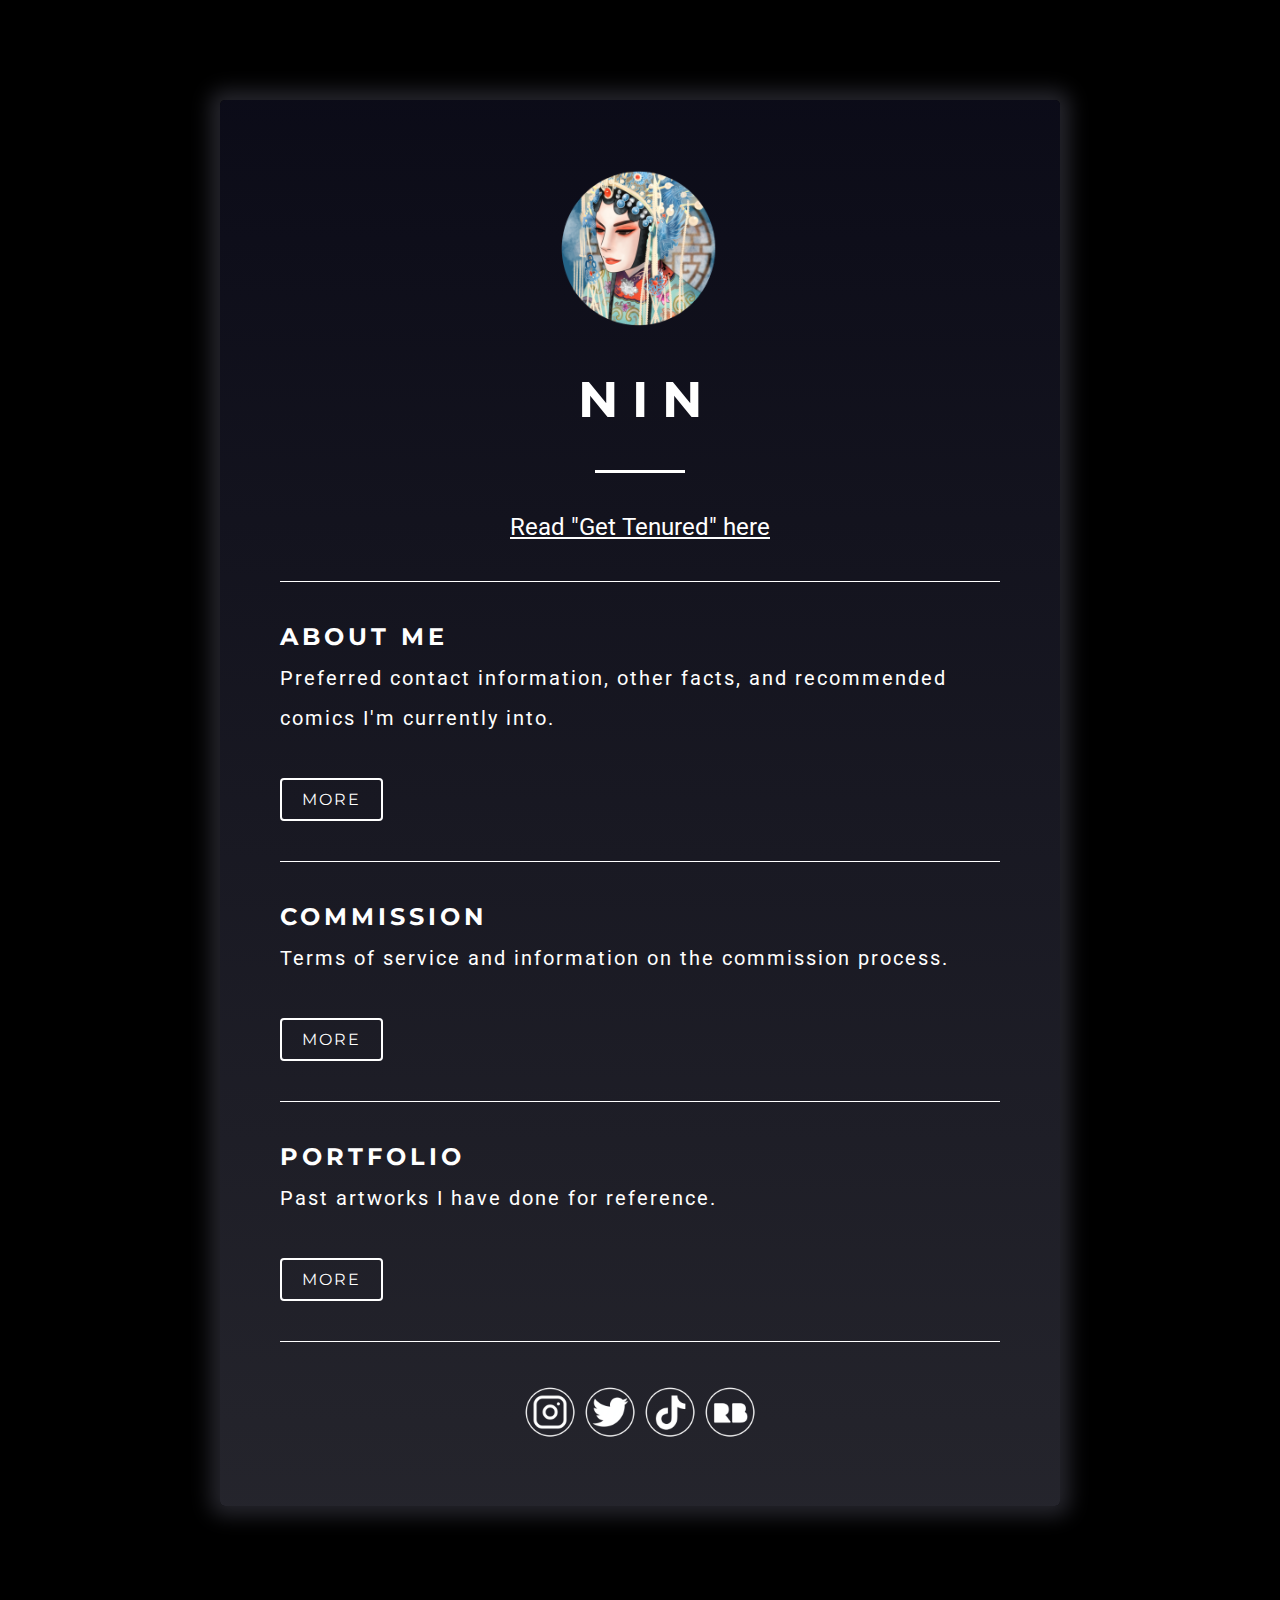
<file: index.html>
<!DOCTYPE html>
<html>
<head>
  <title>LegendaryCorn</title>
  <link rel ="icon" type = "png" href = "profpic.PNG">
  <link rel="stylesheet" type="text/css" href="stylee.css">
  <link rel="preconnect" href="https://fonts.googleapis.com">
<link rel="preconnect" href="https://fonts.gstatic.com" crossorigin>
<link href="https://fonts.googleapis.com/css2?family=Montserrat:wght@100&display=swap" rel="stylesheet">

<link rel="preconnect" href="https://fonts.googleapis.com">
<link rel="preconnect" href="https://fonts.gstatic.com" crossorigin>
<link href="https://fonts.googleapis.com/css2?family=Montserrat:wght@100&family=Roboto:wght@100&display=swap" rel="stylesheet">
<style> 
a.button-image:visited, 
a.button-image2:visited, 
a.button-image3:visited, 
a.button-image4:visited {
  color: inherit;
}

</style>

</head>
<body>
  <div class="container">  
    <header class="header">
      <br> 
      <img src ="profpic.PNG" class = "profile-pic"> 
     <br> <h1 class="title">N I N</h1>
     <!-- <nav class="navigation">
        <a href="#about">About</a>
        <a href="#services">Services</a>
        <a href="#portfolio">Portfolio</a>
        <a href="#contact">Contact</a>
      </nav> -->
    </header>

    <div class = "title-divider"> </div>
    <p class = "gettenured"> <a href = "https://www.webtoons.com/en/challenge/get-tenured/list?title_no=576549" target ="_blank" > <u>  Read "Get Tenured" here </u> </a> </p>
    <div class = "divider"> </div>

    <section id="about" class="section">
      <h2 class = "heading">ABOUT ME</h2>
      <p> Preferred contact information, other facts, and recommended comics I'm currently into. </p>
      <a href =  "aboutme.html" class = "button1" id = "more-button" > MORE</a>
      <div class = "divider"> </div>
    </section>
    <section id="services" class="section">
      <h2 class = "heading">COMMISSION</h2>
     <p> Terms of service and information on the commission process.</p>
     <a href =  "commission.html" class = "button2" > MORE</a>
        <div class = "divider"> </div>
    
    </section>
    <section id="portfolio" class="section">
      <h2 class = "heading">PORTFOLIO</h2>
      <p> Past artworks I have done for reference.</p>
      <a href =  "portfolio.html" class = "button3" > MORE</a>
      <div class="portfolio-item">
      
    
      </div>
      <div class="portfolio-item">
    
    
        <div class = "divider"> </div>
      </div>
    </section>
    <section id="contact" class="section"> 

      <div class = "portfolio-item2"> 
      <a href = "https://www.instagram.com/legendary.corn/" target ="_blank" class = "button-link"> 
        <img src = "instagram.PNG" alt = "Button" class = "button-image">
      </a>
  
      <a href = "https://twitter.com/legendary__corn" target ="_blank" class = "button-link"> 
        <img src = "twitter.PNG" alt = "Button" class = "button-image2">
      </a>

      <a href = "https://tiktok.com/@legendarycorn8?_t=8d3MWnNBx18&_r=1" target ="_blank" class = "button-link"> 
        <img src = "tiktok.PNG" alt = "Button" class = "button-image3">
      </a>

      <a href = "https://www.redbubble.com/people/legendarycorn/shop?asc=u&ref=account-nav-dropdown" target ="_blank" class = "button-link"> 
        <img src = "redbubble.PNG" alt = "Button" class = "button-image4">
      </a>
    </div>

    </section>
   <!-- <footer class="footer">
      <p>&copy; 2023 LegendaryCorn. All rights reserved.</p> 
    </footer> -->
  </div>

  <script> function handleMoreButtonClick() {
    // Hide the elements
    var elements = document.querySelectorAll('.container, .footer');
    elements.forEach(function(element) {
      element.style.display = 'none';
    });
  }
  var moreButton = document.getElementById('more-button');
moreButton.addEventListener('click', handleMoreButtonClick);
  
  
   </script>
</body>
</html>
</file>
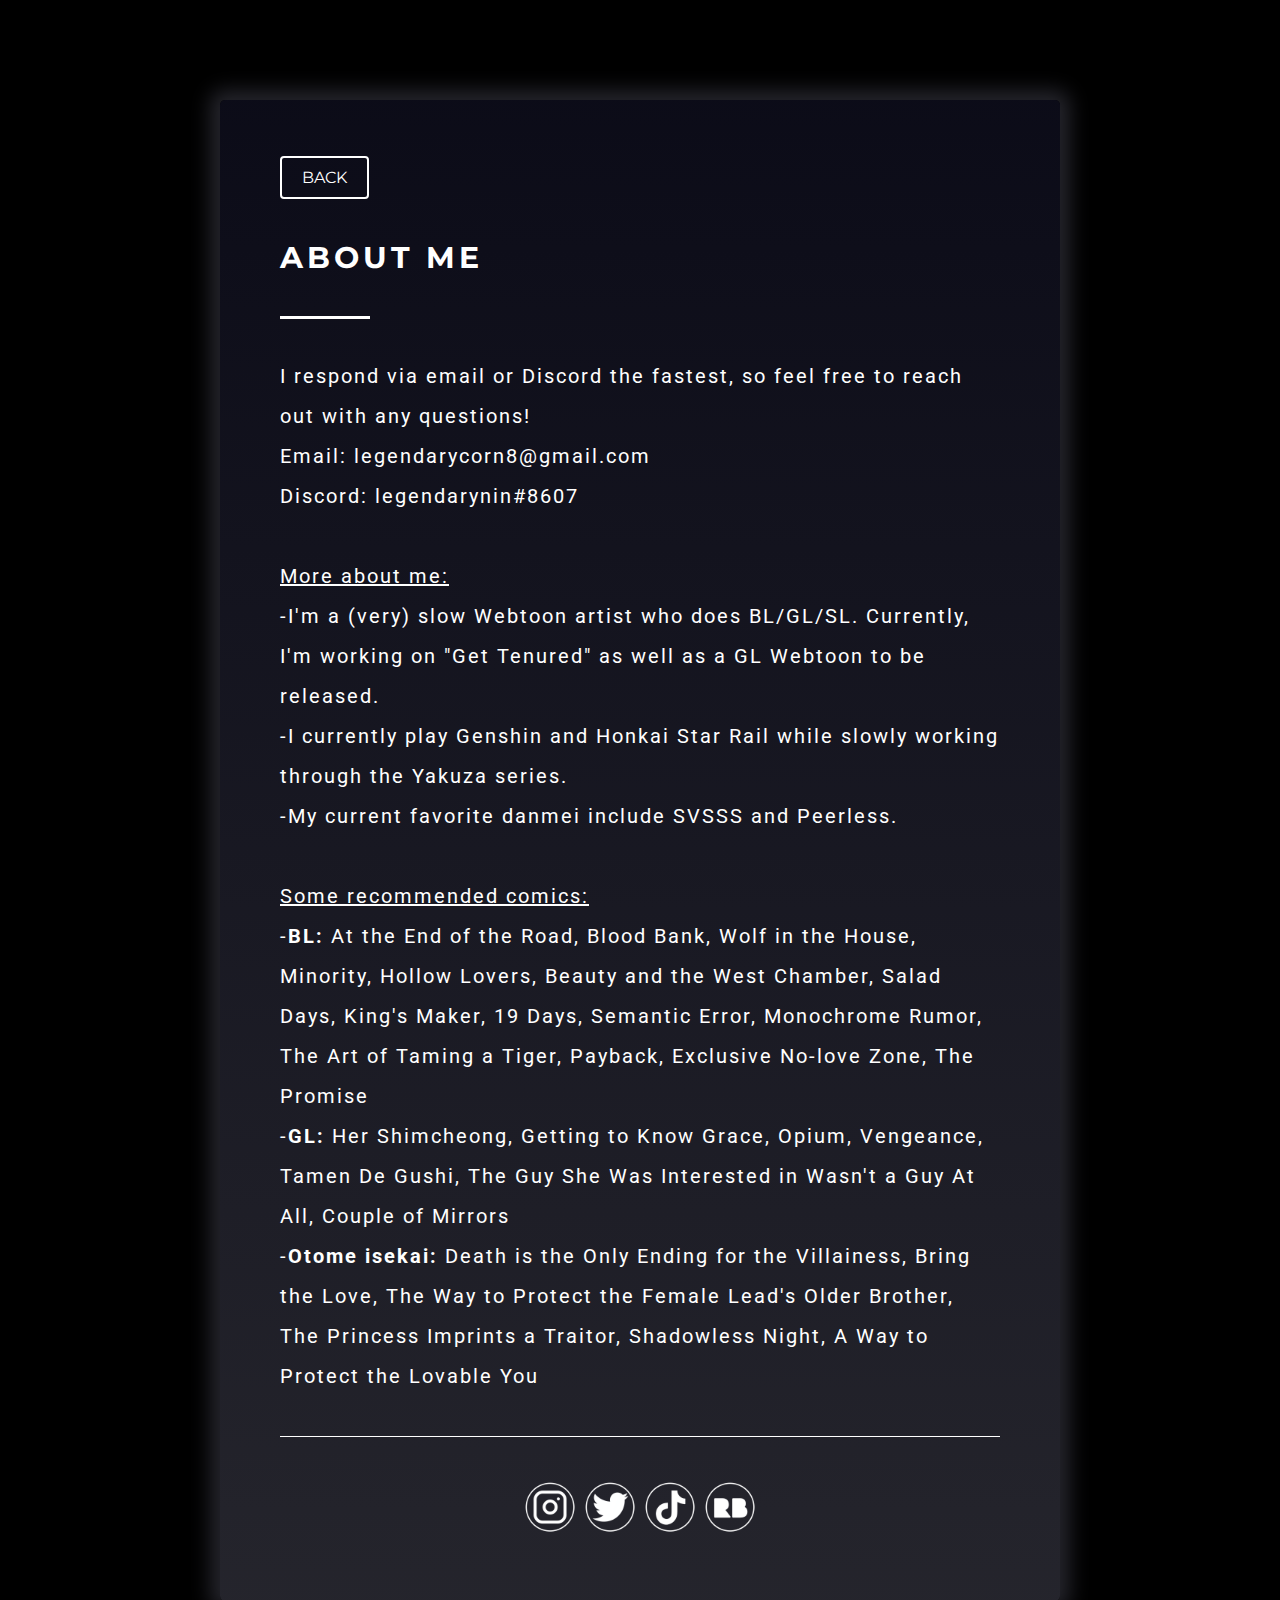
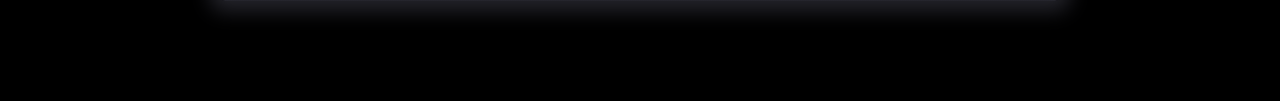
<file: aboutme.html>
<!DOCTYPE html>
<html>
<head>
  <title> Aboutme</title>
  <link rel="stylesheet" type="text/css" href="stylee.css">

  <link rel="preconnect" href="https://fonts.googleapis.com">
<link rel="preconnect" href="https://fonts.gstatic.com" crossorigin>
<link href="https://fonts.googleapis.com/css2?family=Montserrat:wght@100&display=swap" rel="stylesheet">

<link rel="preconnect" href="https://fonts.googleapis.com">
<link rel="preconnect" href="https://fonts.gstatic.com" crossorigin>
<link href="https://fonts.googleapis.com/css2?family=Montserrat:wght@100&family=Roboto:wght@100&display=swap" rel="stylesheet">
</head>

<body>
<div class ="container">
  <br> 
  <br> <a href =  "index.html" class = "button3" > BACK</a>
  <h2 class = "heading aboutme">ABOUT ME</h2>
  <div class = "title-divider2"> </div>

  <section id="about" class="section">
    
  <p> I respond via email or Discord the fastest, so feel free to reach out with any questions! <br> 
    Email: legendarycorn8@gmail.com <br> 
    Discord: legendarynin#8607 
    <br class = "section-break" >
    <br> <u>More about me:</u>
    <br> -I'm a (very) slow Webtoon artist who does BL/GL/SL. Currently, I'm working on "Get Tenured" as well as a GL Webtoon to be released.
    <br> -I currently play Genshin and Honkai Star Rail while slowly working through the Yakuza series.
    <br> -My current favorite danmei include SVSSS and Peerless.
    <br>
    <br> <u>Some recommended comics:</u>
    <br> -<strong>BL:</strong> At the End of the Road, Blood Bank, Wolf in the House, Minority, Hollow Lovers, Beauty and the West Chamber, Salad Days, King's Maker, 19 Days, Semantic Error, Monochrome Rumor, The Art of Taming a Tiger, Payback, Exclusive No-love Zone, The Promise
    <br> -<strong>GL:</strong> Her Shimcheong, Getting to Know Grace, Opium, Vengeance, Tamen De Gushi, The Guy She Was Interested in Wasn't a Guy At All, Couple of Mirrors
    <br> -<strong>Otome isekai:</strong> Death is the Only Ending for the Villainess, Bring the Love, The Way to Protect the Female Lead's Older Brother, The Princess Imprints a Traitor, Shadowless Night, A Way to Protect the Lovable You

  </p>
  <div class = "divider"> </div>
  <div class = "portfolio-item2"> 
    <a href = "https://www.instagram.com/legendary.corn/" target ="_blank" class = "button-link"> 
      <img src = "instagram.PNG" alt = "Button" class = "button-image">
    </a>

    <a href = "https://twitter.com/legendary__corn" target ="_blank" class = "button-link"> 
      <img src = "twitter.PNG" alt = "Button" class = "button-image2">
    </a>

    <a href = "https://tiktok.com/@legendarycorn8?_t=8d3MWnNBx18&_r=1" target ="_blank" class = "button-link"> 
      <img src = "tiktok.PNG" alt = "Button" class = "button-image3">
    </a>

    <a href = "https://www.redbubble.com/people/legendarycorn/shop?asc=u&ref=account-nav-dropdown" target ="_blank" class = "button-link"> 
      <img src = "redbubble.PNG" alt = "Button" class = "button-image4">
    </a>
  </section>
</div>

</body> 
</html>
</file>
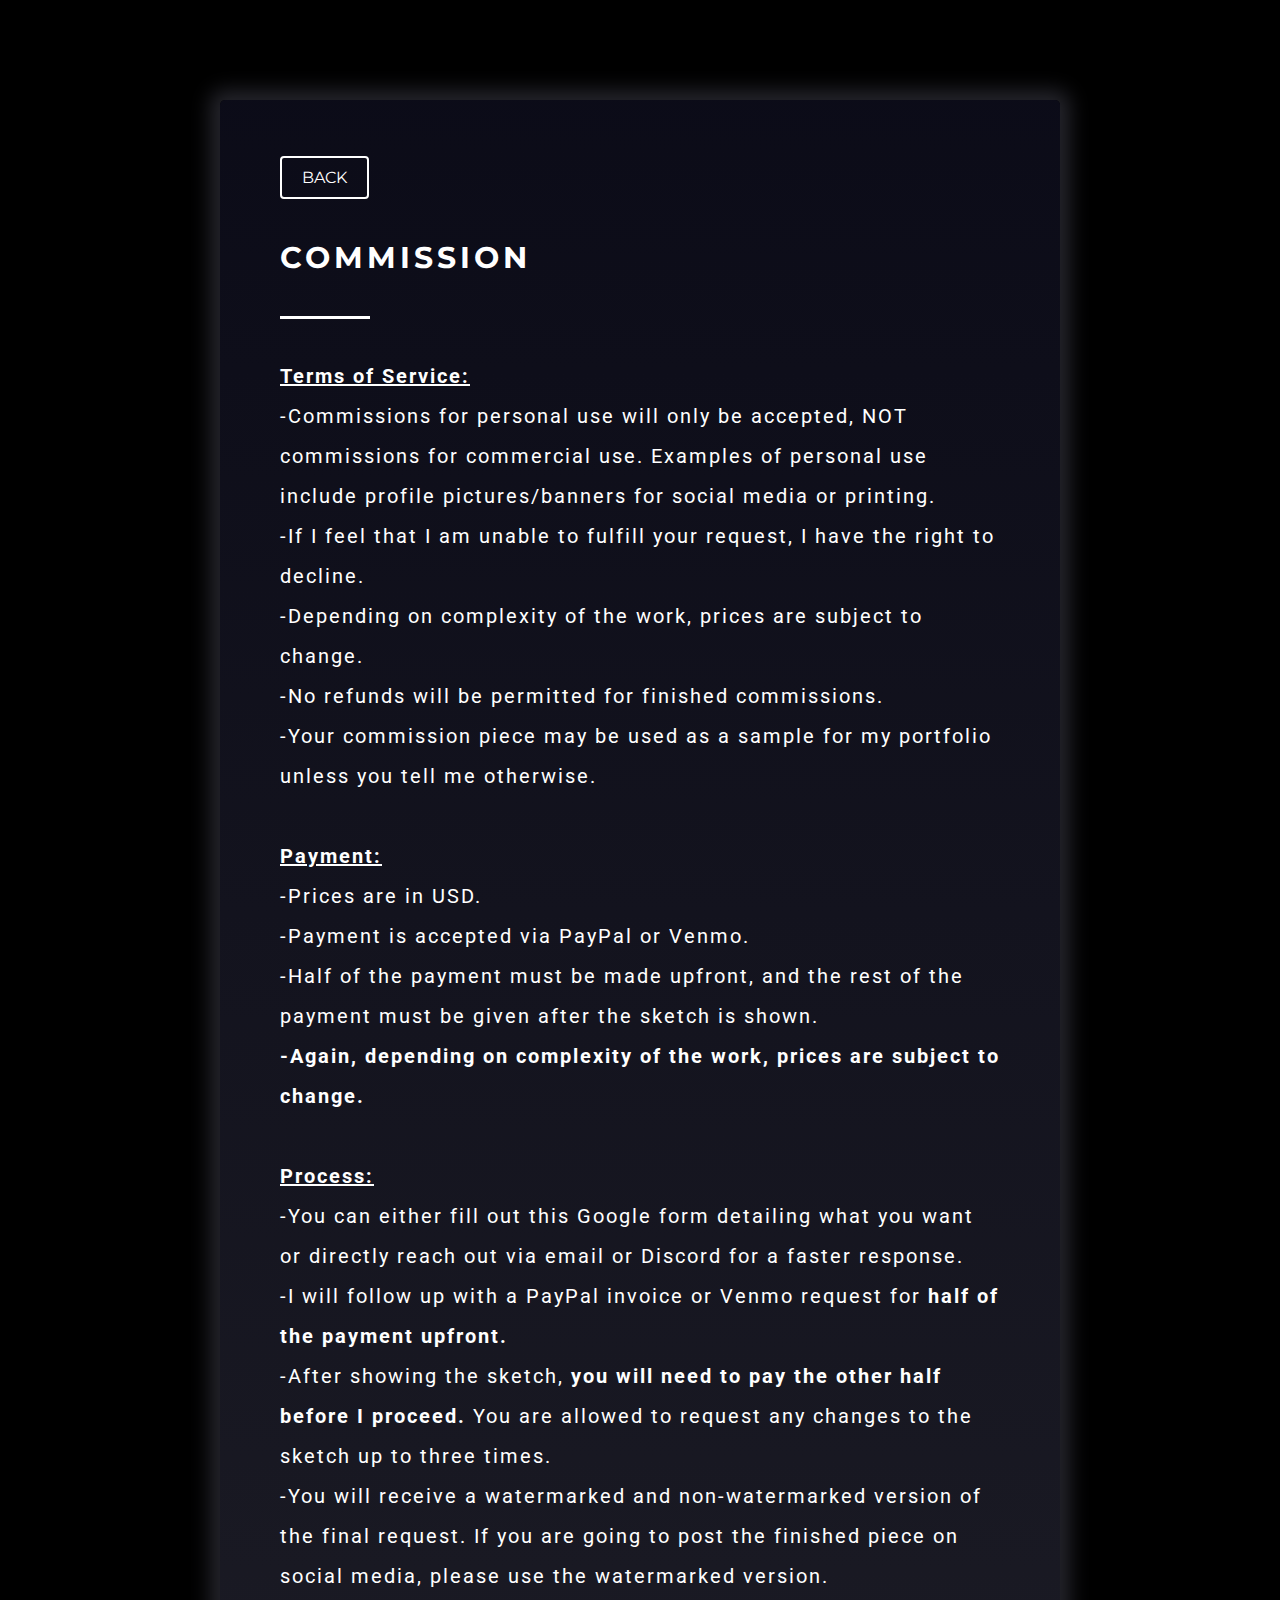
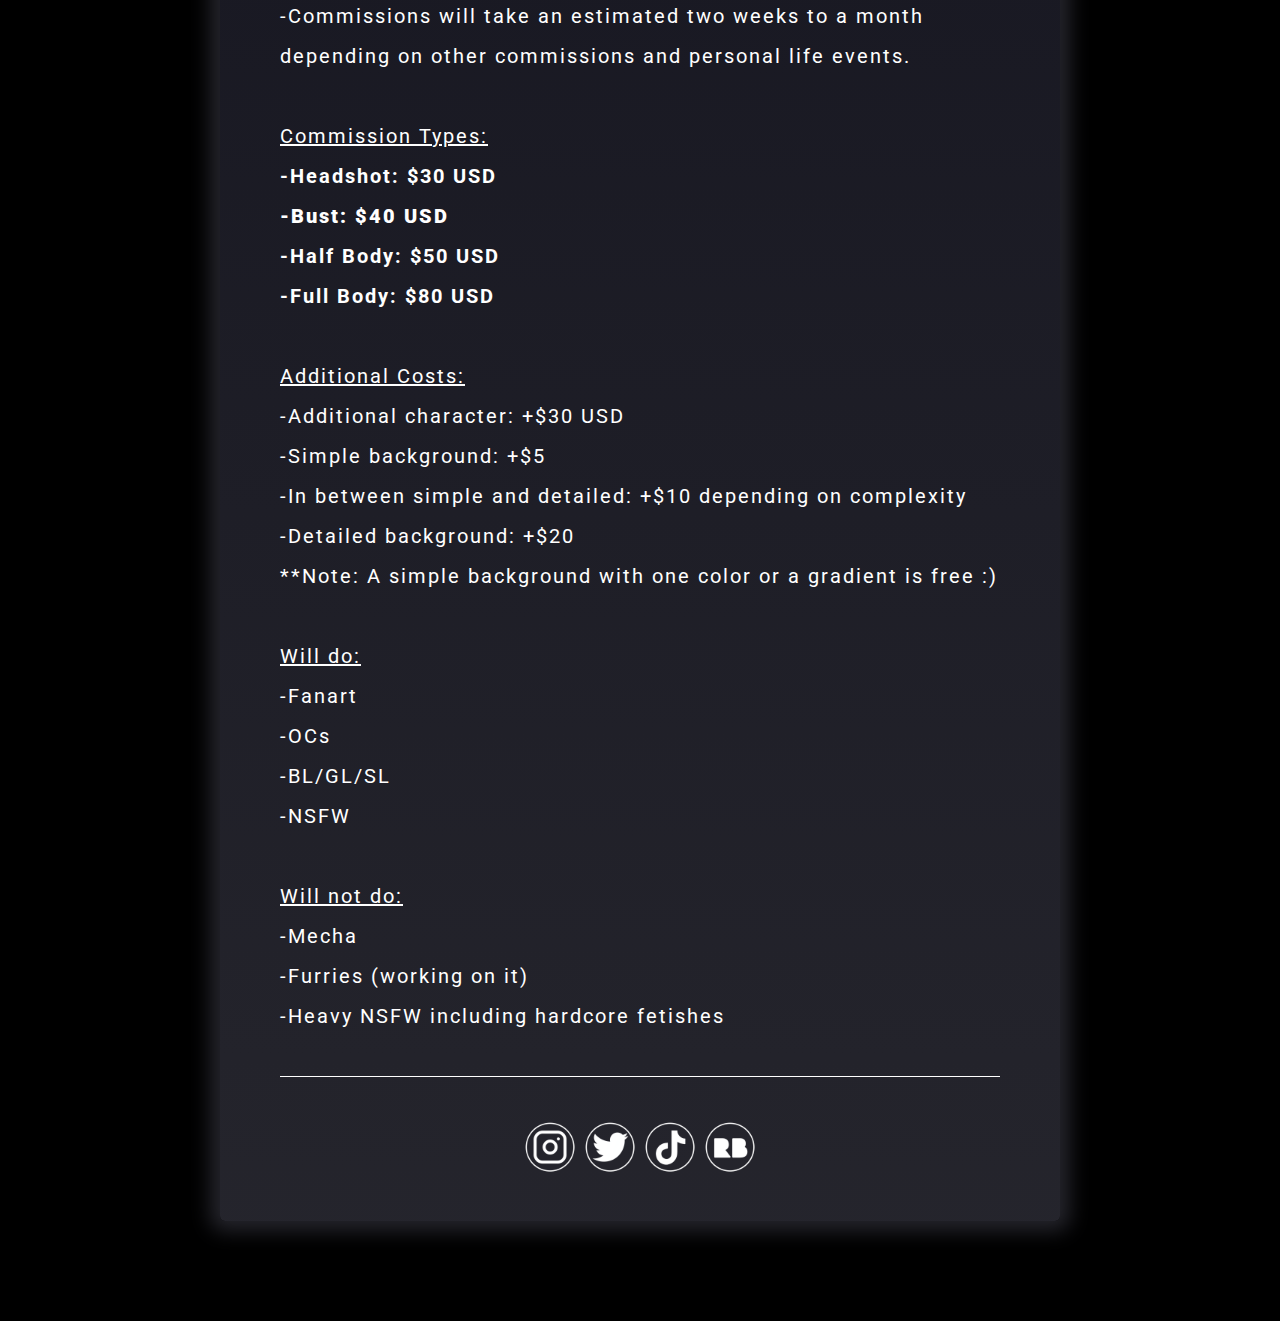
<file: commission.html>
<!DOCTYPE html>
<html>
<head>
  <title> Commission </title>
  <link rel="stylesheet" type="text/css" href="stylee.css">

  <link rel="preconnect" href="https://fonts.googleapis.com">
<link rel="preconnect" href="https://fonts.gstatic.com" crossorigin>
<link href="https://fonts.googleapis.com/css2?family=Montserrat:wght@100&display=swap" rel="stylesheet">

<link rel="preconnect" href="https://fonts.googleapis.com">
<link rel="preconnect" href="https://fonts.gstatic.com" crossorigin>
<link href="https://fonts.googleapis.com/css2?family=Montserrat:wght@100&family=Roboto:wght@100&display=swap" rel="stylesheet">
</head>

<body>
  <div class ="container">
    <br> 
    <br> <a href =  "legendarycorn.html" class = "button3" > BACK</a>
    <h2 class = "heading commission">COMMISSION</h2>
    <div class = "title-divider2"> </div>
    <section id="about" class="section">
    <p> 
     <strong><u>Terms of Service:</u></strong>

     <br> -Commissions for personal use will only be accepted, NOT commissions for commercial use. Examples of personal use include profile pictures/banners for social media or printing.
     <br>-If I feel that I am unable to fulfill your request, I have the right to decline.
     <br>-Depending on complexity of the work, prices are subject to change.
     <br>-No refunds will be permitted for finished commissions.
     <br>-Your commission piece may be used as a sample for my portfolio unless you tell me otherwise.
     <br> 
     <br><strong><u>Payment:</u></strong>
     <br>-Prices are in USD.
     <br>-Payment is accepted via PayPal or Venmo.
     <br>-Half of the payment must be made upfront, and the rest of the payment must be given after the sketch is shown.
     <br><strong>-Again, depending on complexity of the work, prices are subject to change.</strong>
     <br>
     <br><strong><u>Process:</u></strong>
     <br> -You can either fill out this Google form detailing what you want or directly reach out via email or Discord for a faster response.
     <br> -I will follow up with a PayPal invoice or Venmo request for <strong>half of the payment upfront.</strong>
     <br> -After showing the sketch, <strong>you will need to pay the other half before I proceed.</strong> You are allowed to request any changes to the sketch up to three times.
     <br> -You will receive a watermarked and non-watermarked version of the final request. If you are going to post the finished piece on social media, please use the watermarked version.
     <br>-Commissions will take an estimated two weeks to a month depending on other commissions and personal life events.
     <br> 
     <br> <u>Commission Types:</u>
     <br> <strong>-Headshot: $30 USD
      <br><strong>-Bust: $40 USD</strong>
     <br>-Half Body: $50 USD
     <br>-Full Body: $80 USD</strong>
     <br>
     <br><u>Additional Costs:</u>
     <br>-Additional character: +$30 USD
     <br> -Simple background: +$5
     <br>  -In between simple and detailed: +$10 depending on complexity
     <br>-Detailed background: +$20
     <br> **Note: A simple background with one color or a gradient is free :)
     <br>
     <br> <u>Will do:</u>
     <br>-Fanart
     <br> -OCs
     <br> -BL/GL/SL
     <br> -NSFW
     <br>
     <br> <u>Will not do:</u>
     <br> -Mecha
     <br> -Furries (working on it)
     <br> -Heavy NSFW including hardcore fetishes</p>
     <div class = "divider"> </div>
     </section>
     <div class = "portfolio-item2"> 
      <a href = "https://www.instagram.com/legendary.corn/" target ="_blank" class = "button-link"> 
        <img src = "instagram.PNG" alt = "Button" class = "button-image">
      </a>
  
      <a href = "https://twitter.com/legendary__corn" target ="_blank" class = "button-link"> 
        <img src = "twitter.PNG" alt = "Button" class = "button-image2">
      </a>

      <a href = "https://tiktok.com/@legendarycorn8?_t=8d3MWnNBx18&_r=1" target ="_blank" class = "button-link"> 
        <img src = "tiktok.PNG" alt = "Button" class = "button-image3">
      </a>

      <a href = "https://www.redbubble.com/people/legendarycorn/shop?asc=u&ref=account-nav-dropdown" target ="_blank" class = "button-link"> 
        <img src = "redbubble.PNG" alt = "Button" class = "button-image4">
      </a>
</body> 
</html>
</file>
<file: stylee.css>
/* black background */
body {
    margin: 0;
    padding: 0;
    font-family: Arial, sans-serif;
    color: white;
    background-color: black;
  }
  
  /* container with elements and gradient from top to bottom */
  .container {
    max-width: 800px;
    margin: 100px auto;
    padding: 20px;
    background-image: linear-gradient(#0C0C19F5,#26262EF5);
    z-index: 1;
    box-shadow: 0 0 20px 10px #26262EF5;
    border-radius: 5px;
  }

 /* white border separating sections */
  .container .divider { 
    border-top: 1px solid white; 
    margin: 40px auto;
    width: 90%;
  }

  /* white line divider under N I N  only */ 
  .container .title-divider {
    border-top: 3px solid white;
    width: 90px; 
    margin: 0 auto; 

  }

   /* white line under about me */ 
   .container .title-divider2 {
    border-top: 3px solid white;
    width: 90px; 
    margin: 40px;

  }
  
  .header {
    text-align: center;
    margin-bottom: 40px;
  }
  
  /* N I N */ 
  .title {
    font-size: 50px;
    margin: 0;
    color: white;
    font-family: 'Montserrat',sans-serif;
    margin-bottom: 40px;
  }
  
 /*  .navigation {
    margin-top: 20px;
  }
  
  .navigation a {
    margin-right: 20px;
    color: #333;
    text-decoration: none;
  } */
  
  /* headers: about me, commission, portfolio */
  .section {
    margin-bottom: 40px;
    letter-spacing: 2px;
  }

  /* about me/commission/portolio headings */
  .section .heading {
    font-family: 'Montserrat',sans-serif;
    letter-spacing: 4px;
    font-size: 24px; 
    margin: 40px;
    margin-bottom: 10px; 
    color: white;
  }
  
  .section h2 {
    font-size: 24px;
    margin-bottom: 10px;
    color: white;
  }
  
  /* preferred/terms of service/past artworks */
  .section p {
    font-size: 20px;
    margin: 40px;
    color: white;
    margin-top: -3px;
    font-family: 'Roboto', sans-serif;
    line-height: 2;
  }

  /*section break that is space between lines of text */
  .section-break { 
    margin-bottom: 50px;
  }

  /* read get tenured here*/ 
  .gettenured {
    color: white; 
    margin: 0;
    margin-top: 40px;
    text-align: center;
    font-size: 24px;
    font-family: 'Roboto', sans-serif;
  }

  a:link,
a:visited {
  color: inherit;
  text-decoration: none;
}

  
.portolio-item h3, 
.portfolio-item p {
  color: white;
}

.footer { 
text-align: center; 
color: white; 
}

/* remove hyperlink */
.button-link {
   text-decoration: none; 
}

/* remove hyperlink after visiting site */ 
a.button-link:visited {
  color: inherit; 
}

.button-image:hover {
fill: gray;
}

/* instagram logo*/ 
.button-image {
 display: inline-block; 
width: 60px; 
height: relative; 
background-color: transparent;
border: none; 
cursor: pointer;

/* transition: background-color 0.9s ease, opacity 0.3s ease; 
width: 60px;
height: relative;
display: inline-block;
transition: fill 0.5s ease; */
}

/* twitter logo*/
.button-image2 {
  display: inline-block; 
  width: 60px; 
  height: relative; 
  background-color: transparent;
  border: none; 
  cursor: pointer;
  }

  /* tiktok logo */
  .button-image3 {
    display: inline-block; 
    width: 60px; 
    height: relative; 
    background-color: transparent;
    border: none; 
    cursor: pointer;
    }
/* redbubble logo */
    .button-image4 {
      display: inline-block; 
      width: 60px; 
      height: relative; 
      background-color: transparent;
      border: none; 
      cursor: pointer;
      }

  .portfolio-item2 {
    display: flex; 
    justify-content: center; 
    align-items: center;
  margin-bottom: 20px;
  }

  /*more button redirecting to "about me" */
  .button1 { 
    display: inline-block;
    padding: 10px 20px;
    border: 2px solid white;
    border-radius: 4px;
    background-color:transparent;
    color: #FFF;
    font-family: 'Montserrat', sans-serif;
    font-size: 16px;
    text-decoration: none;
    text-transform: uppercase;
    transition: background-color 0.3s ease;
    margin-left: 40px;
  }

  /* what happens after hovering over "more" button */
  .button1:hover {
    background-color:rgba(255, 255, 255, 0.1);
  }

  .button1.clicked {
    /* Add transition styles */
   /*  background-color: rgba(255, 255, 255, 0.1); */ 
    transition: background-color 0.5s ease;
    background-color: #0C0C19F5; 
  }

/* more button redirecting to commission */ 
  .button2 { 
    display: inline-block;
    padding: 10px 20px;
    border: 2px solid white;
    border-radius: 4px;
    background-color:transparent;
    color: #FFF;
    font-family: 'Montserrat', sans-serif;
    font-size: 16px;
    text-decoration: none;
    text-transform: uppercase;
    transition: background-color 0.3s ease;
    margin-left: 40px;
  }

  .button2:hover {
    background-color:rgba(255, 255, 255, 0.1);
  }

  /* more button redirecting to portfolio */ 
  .button3 { 
    display: inline-block;
    padding: 10px 20px;
    border: 2px solid white;
    border-radius: 4px;
    background-color:transparent;
    color: #FFF;
    font-family: 'Montserrat', sans-serif;
    font-size: 16px;
    text-decoration: none;
    text-transform: uppercase;
    transition: background-color 0.3s ease;
    margin-left: 40px;
  }

  .button3:hover {
    background-color:rgba(255, 255, 255, 0.1);
  }

  /* about me heading with info underneath*/
  .heading.aboutme { 
    font-family: 'Montserrat',sans-serif;
    letter-spacing: 4px;
    font-size: 30px; 
    margin: 40px;
    margin-bottom: 10px; 
    color: white;
  }

  /*commission heading with info underneath */
  .heading.commission { 
    font-family: 'Montserrat',sans-serif;
    letter-spacing: 4px;
    font-size: 30px; 
    margin: 40px;
    margin-bottom: 10px; 
    color: white;
  }
/*
  .box {
    width: 100%;
    min-height: 100vh; 
    display: flex;
    align-items: center; 
    justify-content: center;
    padding: 50px 8%;
  } */


 /* groups of images */
  .gallery { 
    display: grid;
    grid-template-columns: repeat(auto-fit,minmax(250px, 1fr));
    grid-gap: 20px;
  

  }
 /* images within a gallery */
  .gallery img {
    width: 100%;
    padding-bottom: 5px;
    flex-wrap: wrap; 
    margin: -10px;
    margin-bottom: 10px;
  }

/* holds all of the images */
  .hold-images { 
    display: flex; 
    flex-direction: column;
    justify-content: center; 
    align-items: center; 
    text-align:center;
    margin: 40px 20px 0 20px;
  } 

  

  .hold-images .box{
    display: flex; 
    flex-direction: row; 
    justify-content: space-between;
    margin-left: 20px;
  }  

  .hold-images .box .gallery { 
    display: flex; 
    flex-direction: column; 
    width: 48.9%;

  }

  .hold-images .box .gallery img { 
    width: 100%;
    padding-bottom: 20px;
    border-radius: 5px;
  } 

 .profile-pic { 
  width: 170px; 
  height: auto;
 }
</file>
